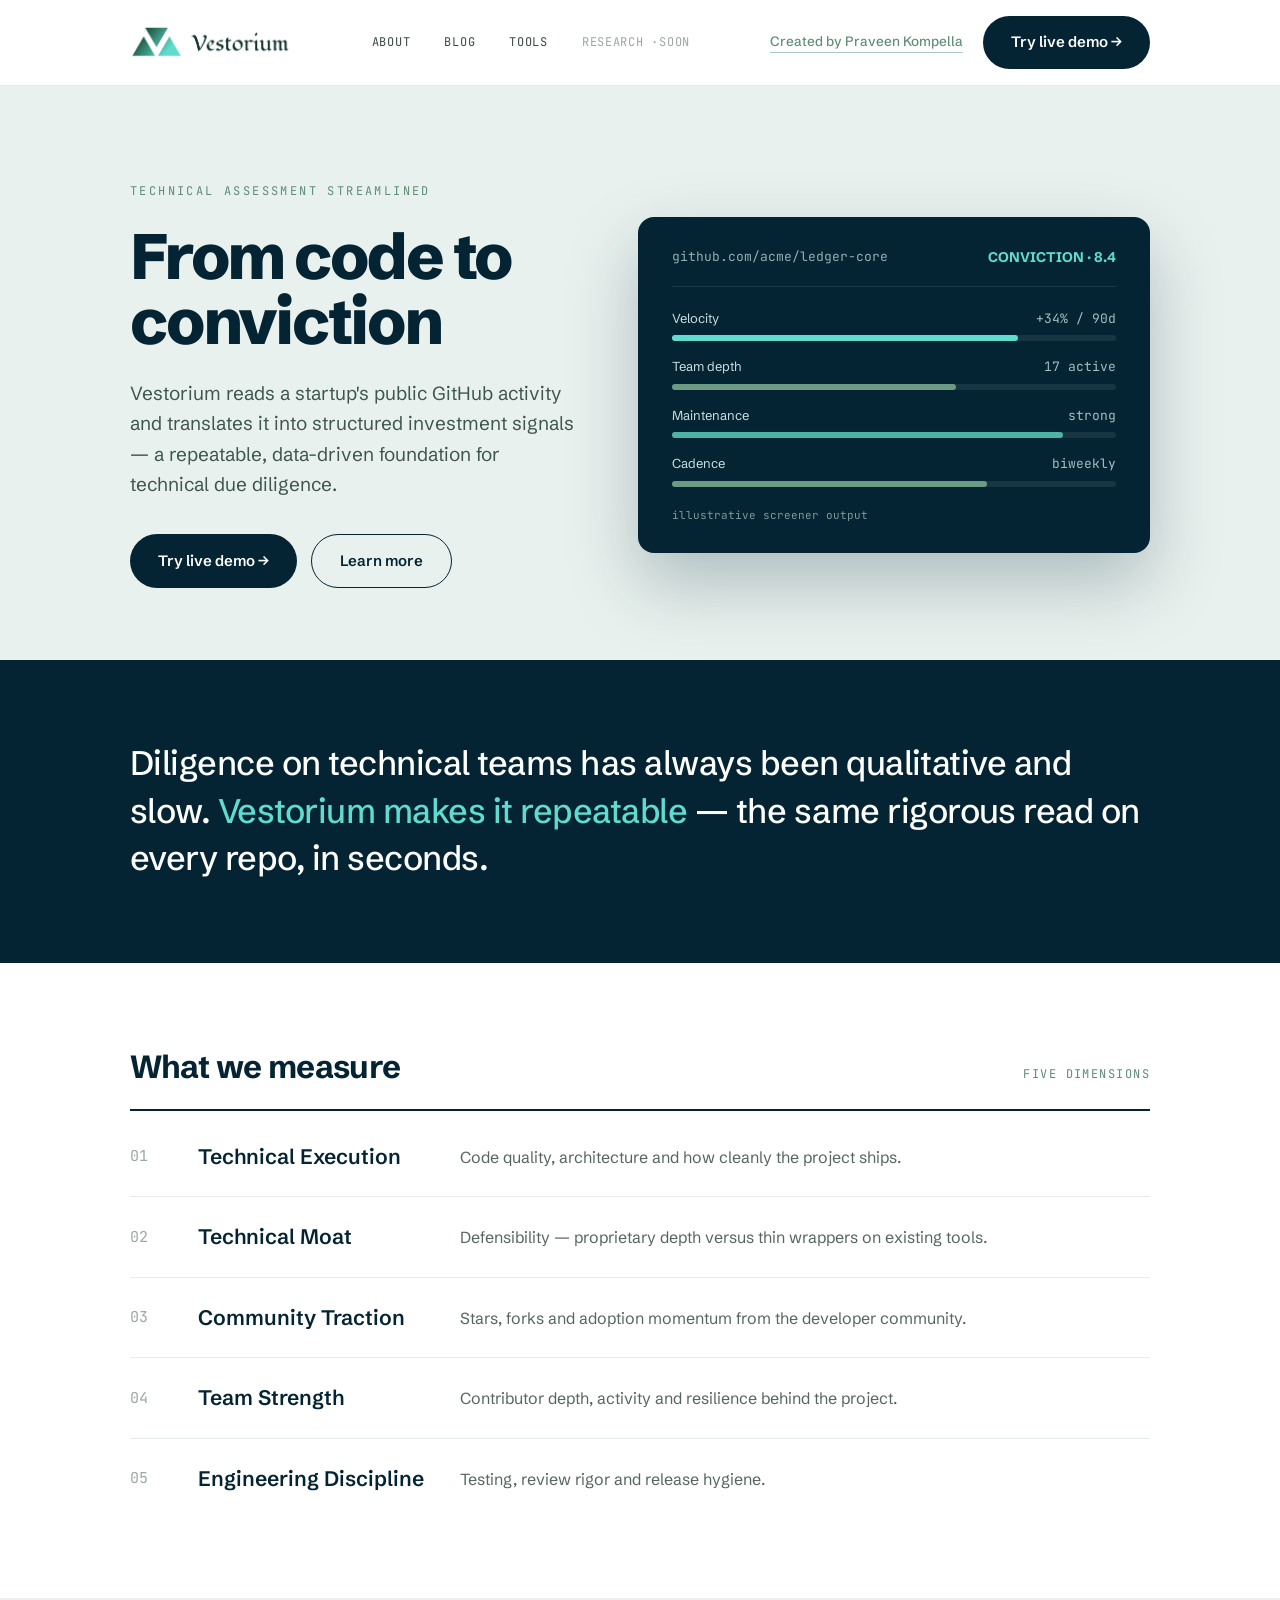
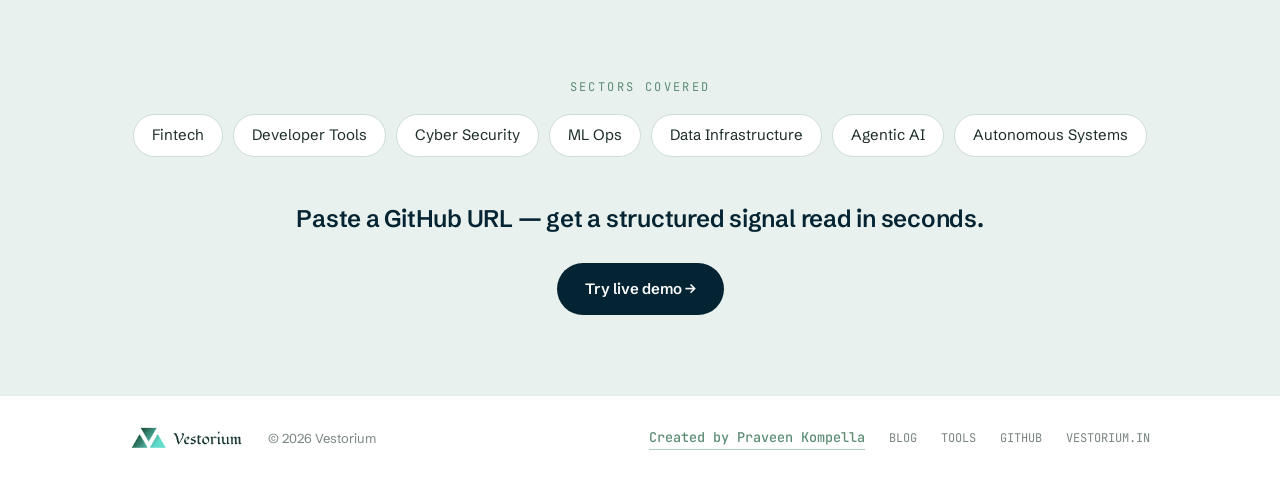
<file: index.html>
<!DOCTYPE html>
<html lang="en">
<head>
<meta charset="utf-8">
<meta name="viewport" content="width=device-width, initial-scale=1">
<title>Vestorium — From code to conviction</title>
<meta name="description" content="Vestorium reads a startup's public GitHub activity and translates it into structured investment signals — a repeatable, data-driven foundation for technical due diligence.">
<link rel="preconnect" href="https://fonts.googleapis.com">
<link rel="preconnect" href="https://fonts.gstatic.com" crossorigin>
<link href="https://fonts.googleapis.com/css2?family=Schibsted+Grotesk:wght@400;500;600;700;800&family=JetBrains+Mono:wght@400;500&display=swap" rel="stylesheet">
<style>
  :root{
    --navy:#042433; --mint:#e8f1ee; --teal:#60dbd0; --sage:#6b9b82;
    --green:#4db3a3; --ink:#042433; --muted:#56655f; --soft:#3f5650;
    --line:#e7ebe9; --mono:'JetBrains Mono',ui-monospace,monospace;
    --sans:'Schibsted Grotesk','Helvetica Neue',Arial,sans-serif;
    --maxw:1100px;
  }
  *{box-sizing:border-box}
  html{scroll-behavior:smooth}
  body{margin:0;font-family:var(--sans);color:var(--navy);background:#fff;-webkit-font-smoothing:antialiased;line-height:1.5}
  a{color:inherit;text-decoration:none}
  img{display:block}
  ::selection{background:var(--teal);color:var(--navy)}
  .wrap{max-width:var(--maxw);margin:0 auto;padding:0 40px}
  .eyebrow{font-family:var(--mono);font-size:12px;letter-spacing:.2em;color:#5e8d76;text-transform:uppercase}
  .btn{display:inline-flex;align-items:center;gap:9px;font-size:15px;font-weight:600;padding:15px 28px;border-radius:99px;white-space:nowrap;transition:transform .15s ease,opacity .15s ease;cursor:pointer}
  .btn:hover{transform:translateY(-1px)}
  .btn-dark{background:var(--navy);color:#fff}
  .btn-teal{background:var(--teal);color:var(--navy);font-weight:700}
  .btn-ghost{background:transparent;border:1px solid var(--navy);color:var(--navy)}
  .credit{font-size:13.5px;font-weight:500;color:#5e8d76;border-bottom:1px solid #aecbc0;padding-bottom:1px;white-space:nowrap}

  /* NAV */
  header.nav{position:sticky;top:0;z-index:30;background:rgba(255,255,255,.85);backdrop-filter:blur(8px);border-bottom:1px solid var(--line)}
  .nav-inner{display:flex;align-items:center;justify-content:space-between;padding:16px 40px;max-width:var(--maxw);margin:0 auto}
  .nav .logo{height:34px;width:auto}
  .nav-links{display:flex;align-items:center;gap:34px;font-family:var(--mono);font-size:12px;letter-spacing:.06em}
  .nav-links a{color:#3a4a44}
  .nav-links .soon{color:#9aa8a3}
  .nav-right{display:flex;align-items:center;gap:20px}
  .nav-toggle{display:none;flex-direction:column;gap:5px;background:none;border:0;cursor:pointer;padding:8px}
  .nav-toggle span{width:22px;height:2px;background:#3a4a44;display:block}

  /* HERO */
  .hero{background:var(--mint);padding:96px 0 72px}
  .hero-grid{display:flex;gap:64px;align-items:center}
  .hero-copy{flex:1}
  .hero h1{font-size:64px;line-height:1.02;font-weight:800;margin:24px 0;letter-spacing:-.035em}
  .hero p{font-size:19px;line-height:1.6;color:var(--soft);margin:0 0 34px;max-width:480px}
  .hero-cta{display:flex;gap:14px;flex-wrap:wrap}
  .card{flex:1;background:var(--navy);border-radius:16px;padding:30px 34px;box-shadow:0 30px 70px rgba(4,36,51,.25)}
  .card-head{display:flex;align-items:center;justify-content:space-between;margin-bottom:22px;padding-bottom:18px;border-bottom:1px solid rgba(255,255,255,.1)}
  .card-repo{font-family:var(--mono);font-size:13px;color:#8fb0b2}
  .card-score{font-size:14px;font-weight:700;color:var(--teal)}
  .bars{display:flex;flex-direction:column;gap:16px}
  .bar-top{display:flex;justify-content:space-between;font-size:13px;color:#cde0e1;margin-bottom:7px}
  .bar-top .v{font-family:var(--mono);color:#9fbfc0}
  .track{height:6px;border-radius:99px;background:rgba(255,255,255,.08)}
  .fill{height:6px;border-radius:99px}
  .card-foot{font-family:var(--mono);font-size:11px;color:#7d9a9b;margin-top:20px}

  /* STATEMENT */
  .statement{background:var(--navy);padding:80px 0}
  .statement p{font-size:34px;line-height:1.4;font-weight:500;color:#fff;margin:0;letter-spacing:-.015em}
  .statement .hl{color:var(--teal)}

  /* MEASURE */
  .measure{background:#fff;padding:80px 0}
  .measure-head{display:flex;align-items:baseline;justify-content:space-between;border-bottom:2px solid var(--navy);padding-bottom:18px;margin-bottom:6px}
  .measure-head h2{font-size:32px;font-weight:700;margin:0;letter-spacing:-.02em}
  .measure-head .tag{font-family:var(--mono);font-size:12px;letter-spacing:.12em;color:#5e8d76}
  .row{display:flex;align-items:center;gap:32px;padding:24px 0;border-bottom:1px solid var(--line)}
  .row:last-child{border-bottom:0}
  .row .num{font-family:var(--mono);font-size:15px;color:#9aa8a3;width:36px;flex:none}
  .row .name{font-size:21px;font-weight:600;width:230px;flex:none}
  .row .desc{font-size:16px;color:var(--muted)}

  /* CTA */
  .cta{background:var(--mint);padding:80px 0;text-align:center}
  .chips{display:flex;flex-wrap:wrap;gap:10px;justify-content:center;margin:18px 0 44px}
  .chip{font-size:15px;color:#1c2c28;background:#fff;border:1px solid #cddcd6;border-radius:99px;padding:9px 18px}
  .cta .lead{font-size:24px;font-weight:600;margin:0 0 26px;letter-spacing:-.01em}

  /* FOOTER */
  footer{background:#fff;padding:30px 0;border-top:1px solid var(--line)}
  .foot-inner{display:flex;align-items:center;justify-content:space-between;flex-wrap:wrap;gap:16px;max-width:var(--maxw);margin:0 auto;padding:0 40px}
  .foot-left{display:flex;align-items:center;gap:24px}
  .foot-left img{height:24px;width:auto}
  .foot-left span{font-size:13px;color:#7a8580}
  .foot-right{display:flex;gap:24px;align-items:center;font-family:var(--mono);font-size:12px;color:#7a8580}

  /* RESPONSIVE */
  @media (max-width:860px){
    .wrap,.nav-inner,.foot-inner{padding-left:22px;padding-right:22px}
    .nav-links{display:none}
    .nav-right .credit{display:none}
    .nav-toggle{display:flex}
    .hero{padding:48px 0 44px}
    .hero-grid{flex-direction:column;gap:32px;align-items:stretch}
    .hero h1{font-size:44px;margin:16px 0}
    .hero p{font-size:16px;max-width:none}
    .hero-cta .btn{flex:1;justify-content:center}
    .card{padding:22px}
    .statement{padding:48px 0}
    .statement p{font-size:23px}
    .measure{padding:48px 0}
    .measure-head h2{font-size:24px}
    .row{flex-wrap:wrap;gap:6px 16px;padding:18px 0}
    .row .name{font-size:18px;width:auto;flex:1 0 auto}
    .row .desc{font-size:14px;flex:1 1 100%;padding-left:52px}
    .cta{padding:52px 0}
    .cta .lead{font-size:19px}
    .chip{font-size:13px;padding:7px 14px}
    .foot-inner{flex-direction:column;align-items:flex-start;gap:18px}
  }
  @media (max-width:420px){
    .hero h1{font-size:38px}
  }
</style>
</head>
<body>

  <!-- NAV -->
  <header class="nav">
    <div class="nav-inner">
      <a href="/" aria-label="Vestorium home"><img class="logo" src="[data-uri]" alt="Vestorium"></a>
      <nav class="nav-links">
        <a href="#about">ABOUT</a>
        <a href="https://vestorium.substack.com/">BLOG</a>
        <a href="/tools/">TOOLS</a>
        <span class="soon">RESEARCH ·SOON</span>
      </nav>
      <div class="nav-right">
        <!-- TODO: point to portfolio page when live -->
        <a class="credit" href="/portfolio/">Created by Praveen Kompella</a>
        <a class="btn btn-dark" href="/app">Try live demo →</a>
        <button class="nav-toggle" aria-label="Menu"><span></span><span></span></button>
      </div>
    </div>
  </header>

  <!-- HERO -->
  <section class="hero">
    <div class="wrap hero-grid">
      <div class="hero-copy">
        <div class="eyebrow">Technical Assessment Streamlined</div>
        <h1>From code to conviction</h1>
        <p>Vestorium reads a startup's public GitHub activity and translates it into structured investment signals — a repeatable, data-driven foundation for technical due diligence.</p>
        <div class="hero-cta">
          <a class="btn btn-dark" href="/app">Try live demo →</a>
          <a class="btn btn-ghost" href="#about">Learn more</a>
        </div>
      </div>
      <div class="card">
        <div class="card-head">
          <span class="card-repo">github.com/acme/ledger-core</span>
          <span class="card-score">CONVICTION · 8.4</span>
        </div>
        <div class="bars">
          <div><div class="bar-top"><span>Velocity</span><span class="v">+34% / 90d</span></div><div class="track"><div class="fill" style="width:78%;background:var(--teal)"></div></div></div>
          <div><div class="bar-top"><span>Team depth</span><span class="v">17 active</span></div><div class="track"><div class="fill" style="width:64%;background:var(--sage)"></div></div></div>
          <div><div class="bar-top"><span>Maintenance</span><span class="v">strong</span></div><div class="track"><div class="fill" style="width:88%;background:var(--green)"></div></div></div>
          <div><div class="bar-top"><span>Cadence</span><span class="v">biweekly</span></div><div class="track"><div class="fill" style="width:71%;background:var(--sage)"></div></div></div>
        </div>
        <div class="card-foot">illustrative screener output</div>
      </div>
    </div>
  </section>

  <!-- STATEMENT -->
  <section class="statement" id="about">
    <div class="wrap">
      <p>Diligence on technical teams has always been qualitative and slow. <span class="hl">Vestorium makes it repeatable</span> — the same rigorous read on every repo, in seconds.</p>
    </div>
  </section>

  <!-- WHAT WE MEASURE -->
  <section class="measure">
    <div class="wrap">
      <div class="measure-head">
        <h2>What we measure</h2>
        <span class="tag">FIVE DIMENSIONS</span>
      </div>
      <div class="row"><span class="num">01</span><span class="name">Technical Execution</span><span class="desc">Code quality, architecture and how cleanly the project ships.</span></div>
      <div class="row"><span class="num">02</span><span class="name">Technical Moat</span><span class="desc">Defensibility — proprietary depth versus thin wrappers on existing tools.</span></div>
      <div class="row"><span class="num">03</span><span class="name">Community Traction</span><span class="desc">Stars, forks and adoption momentum from the developer community.</span></div>
      <div class="row"><span class="num">04</span><span class="name">Team Strength</span><span class="desc">Contributor depth, activity and resilience behind the project.</span></div>
      <div class="row"><span class="num">05</span><span class="name">Engineering Discipline</span><span class="desc">Testing, review rigor and release hygiene.</span></div>
    </div>
  </section>

  <!-- CTA -->
  <section class="cta">
    <div class="wrap">
      <div class="eyebrow">Sectors covered</div>
      <div class="chips">
        <span class="chip">Fintech</span>
        <span class="chip">Developer Tools</span>
        <span class="chip">Cyber Security</span>
        <span class="chip">ML Ops</span>
        <span class="chip">Data Infrastructure</span>
        <span class="chip">Agentic AI</span>
        <span class="chip">Autonomous Systems</span>
      </div>
      <p class="lead">Paste a GitHub URL — get a structured signal read in seconds.</p>
      <a class="btn btn-dark" href="/app">Try live demo →</a>
    </div>
  </section>

  <!-- FOOTER -->
  <footer>
    <div class="foot-inner">
      <div class="foot-left">
        <img src="[data-uri]" alt="Vestorium">
        <span>© 2026 Vestorium</span>
      </div>
      <div class="foot-right">
        <!-- TODO: point to portfolio page when live -->
        <a class="credit" href="/portfolio/">Created by Praveen Kompella</a>
        <a href="https://vestorium.substack.com/">BLOG</a>
        <a href="/tools/">TOOLS</a>
        <a href="https://github.com/vestorium/vestorium">GITHUB</a>
        <span>VESTORIUM.IN</span>
      </div>
    </div>
  </footer>

  <script>
    // Minimal mobile menu: reveal nav links + credit inline
    document.querySelector('.nav-toggle').addEventListener('click', function(){
      var links = document.querySelector('.nav-links');
      var open = links.style.display === 'flex';
      links.style.display = open ? '' : 'flex';
      links.style.flexDirection = 'column';
      links.style.position = 'absolute';
      links.style.top = '64px';
      links.style.right = '22px';
      links.style.gap = '16px';
      links.style.background = '#fff';
      links.style.padding = open ? '' : '16px 20px';
      links.style.border = open ? '' : '1px solid var(--line)';
      links.style.borderRadius = '12px';
      links.style.boxShadow = open ? '' : '0 12px 30px rgba(0,0,0,.1)';
    });
  </script>

</body>
</html>
</file>
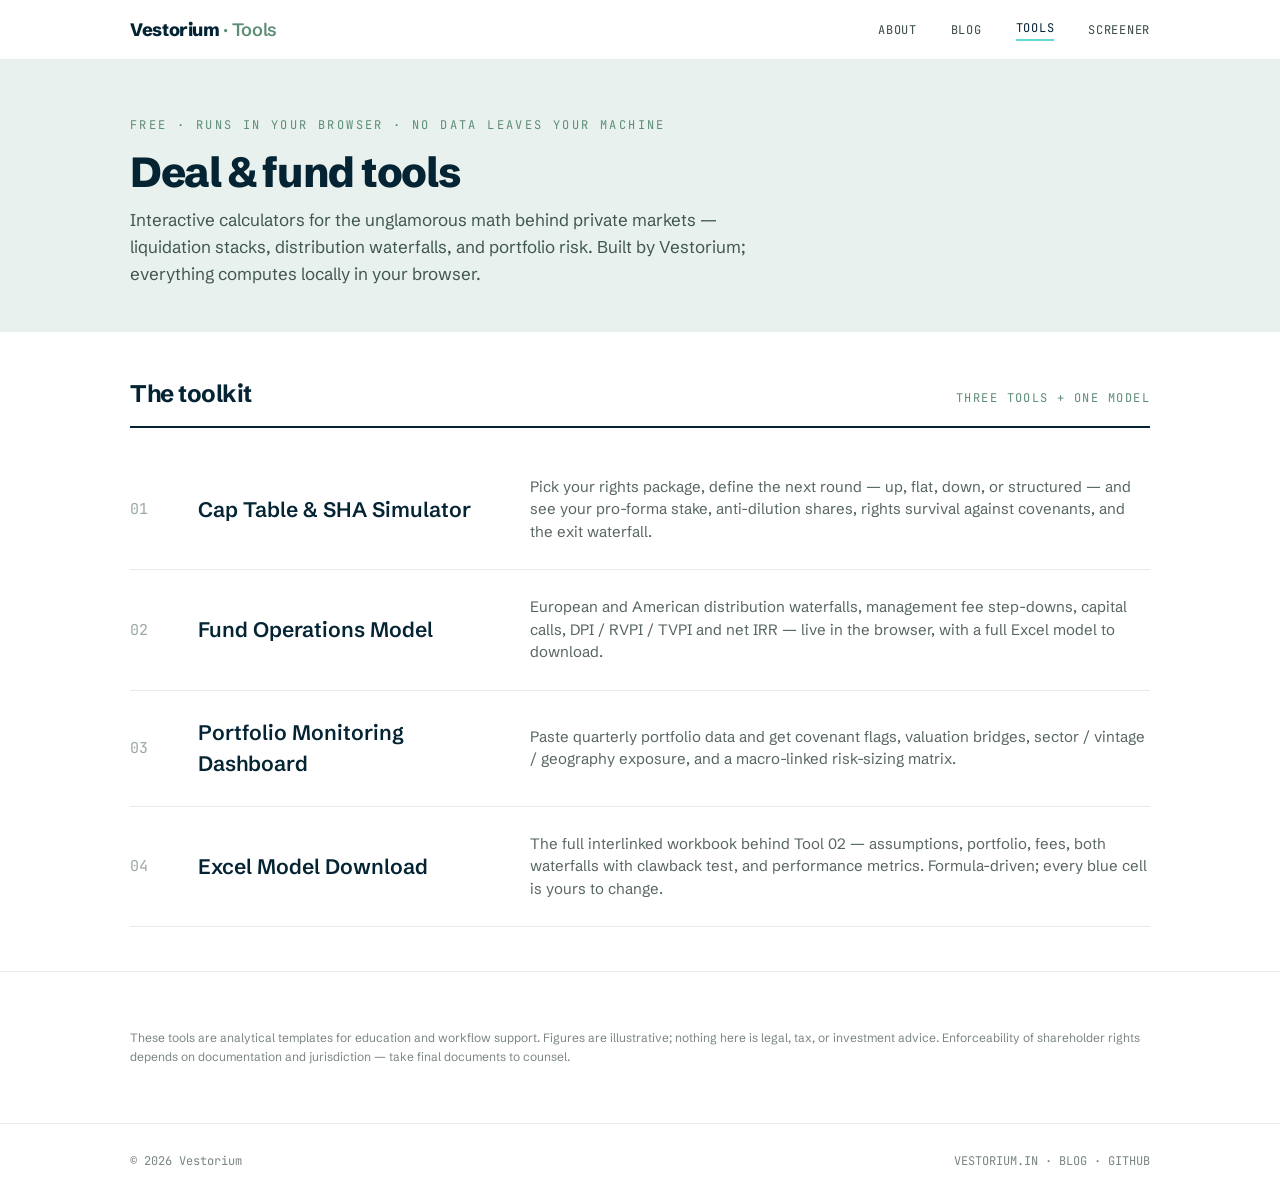
<file: tools/index.html>
<!DOCTYPE html>
<html lang="en">
<head>
<meta charset="utf-8">
<meta name="viewport" content="width=device-width, initial-scale=1">
<title>Tools — Vestorium</title>
<meta name="description" content="Free interactive PE/VC tools by Vestorium: cap table & SHA scenario simulator, fund operations model, and portfolio monitoring dashboard.">
<link rel="preconnect" href="https://fonts.googleapis.com">
<link rel="preconnect" href="https://fonts.gstatic.com" crossorigin>
<link href="https://fonts.googleapis.com/css2?family=Schibsted+Grotesk:wght@400;500;600;700;800&family=JetBrains+Mono:wght@400;500&display=swap" rel="stylesheet">
<link rel="stylesheet" href="tools.css">
</head>
<body>

<header class="nav">
  <div class="nav-inner">
    <a class="brand" href="/">Vestorium<span> · Tools</span></a>
    <nav class="nav-links">
      <a href="/#about">ABOUT</a>
      <a href="https://vestorium.substack.com/">BLOG</a>
      <a href="/tools/" class="active">TOOLS</a>
      <a href="/app">SCREENER</a>
    </nav>
  </div>
</header>

<section class="tool-hero">
  <div class="wrap">
    <div class="eyebrow">Free · Runs in your browser · No data leaves your machine</div>
    <h1>Deal &amp; fund tools</h1>
    <p>Interactive calculators for the unglamorous math behind private markets — liquidation stacks, distribution waterfalls, and portfolio risk. Built by Vestorium; everything computes locally in your browser.</p>
  </div>
</section>

<section class="block">
  <div class="wrap">
    <div class="block-head"><h2>The toolkit</h2><span class="tag">THREE TOOLS + ONE MODEL</span></div>

    <a class="rowlink" href="captable-simulator.html">
      <span class="num">01</span>
      <span class="name">Cap Table &amp; SHA Simulator</span>
      <span class="desc">Pick your rights package, define the next round — up, flat, down, or structured — and see your pro-forma stake, anti-dilution shares, rights survival against covenants, and the exit waterfall.</span>
    </a>

    <a class="rowlink" href="fund-model.html">
      <span class="num">02</span>
      <span class="name">Fund Operations Model</span>
      <span class="desc">European and American distribution waterfalls, management fee step-downs, capital calls, DPI / RVPI / TVPI and net IRR — live in the browser, with a full Excel model to download.</span>
    </a>

    <a class="rowlink" href="portfolio-dashboard.html">
      <span class="num">03</span>
      <span class="name">Portfolio Monitoring Dashboard</span>
      <span class="desc">Paste quarterly portfolio data and get covenant flags, valuation bridges, sector / vintage / geography exposure, and a macro-linked risk-sizing matrix.</span>
    </a>

    <a class="rowlink" href="Fund_Operations_Model_Suite.xlsx" download>
      <span class="num">04</span>
      <span class="name">Excel Model Download</span>
      <span class="desc">The full interlinked workbook behind Tool 02 — assumptions, portfolio, fees, both waterfalls with clawback test, and performance metrics. Formula-driven; every blue cell is yours to change.</span>
    </a>
  </div>
</section>

<section class="block" style="border-bottom:0">
  <div class="wrap">
    <p class="disclaimer">These tools are analytical templates for education and workflow support. Figures are illustrative; nothing here is legal, tax, or investment advice. Enforceability of shareholder rights depends on documentation and jurisdiction — take final documents to counsel.</p>
  </div>
</section>

<footer class="tools-foot">
  <div class="foot-inner">
    <span>© 2026 Vestorium</span>
    <span><a href="/">VESTORIUM.IN</a> · <a href="https://vestorium.substack.com/">BLOG</a> · <a href="https://github.com/vestorium/vestorium">GITHUB</a></span>
  </div>
</footer>

</body>
</html>
</file>
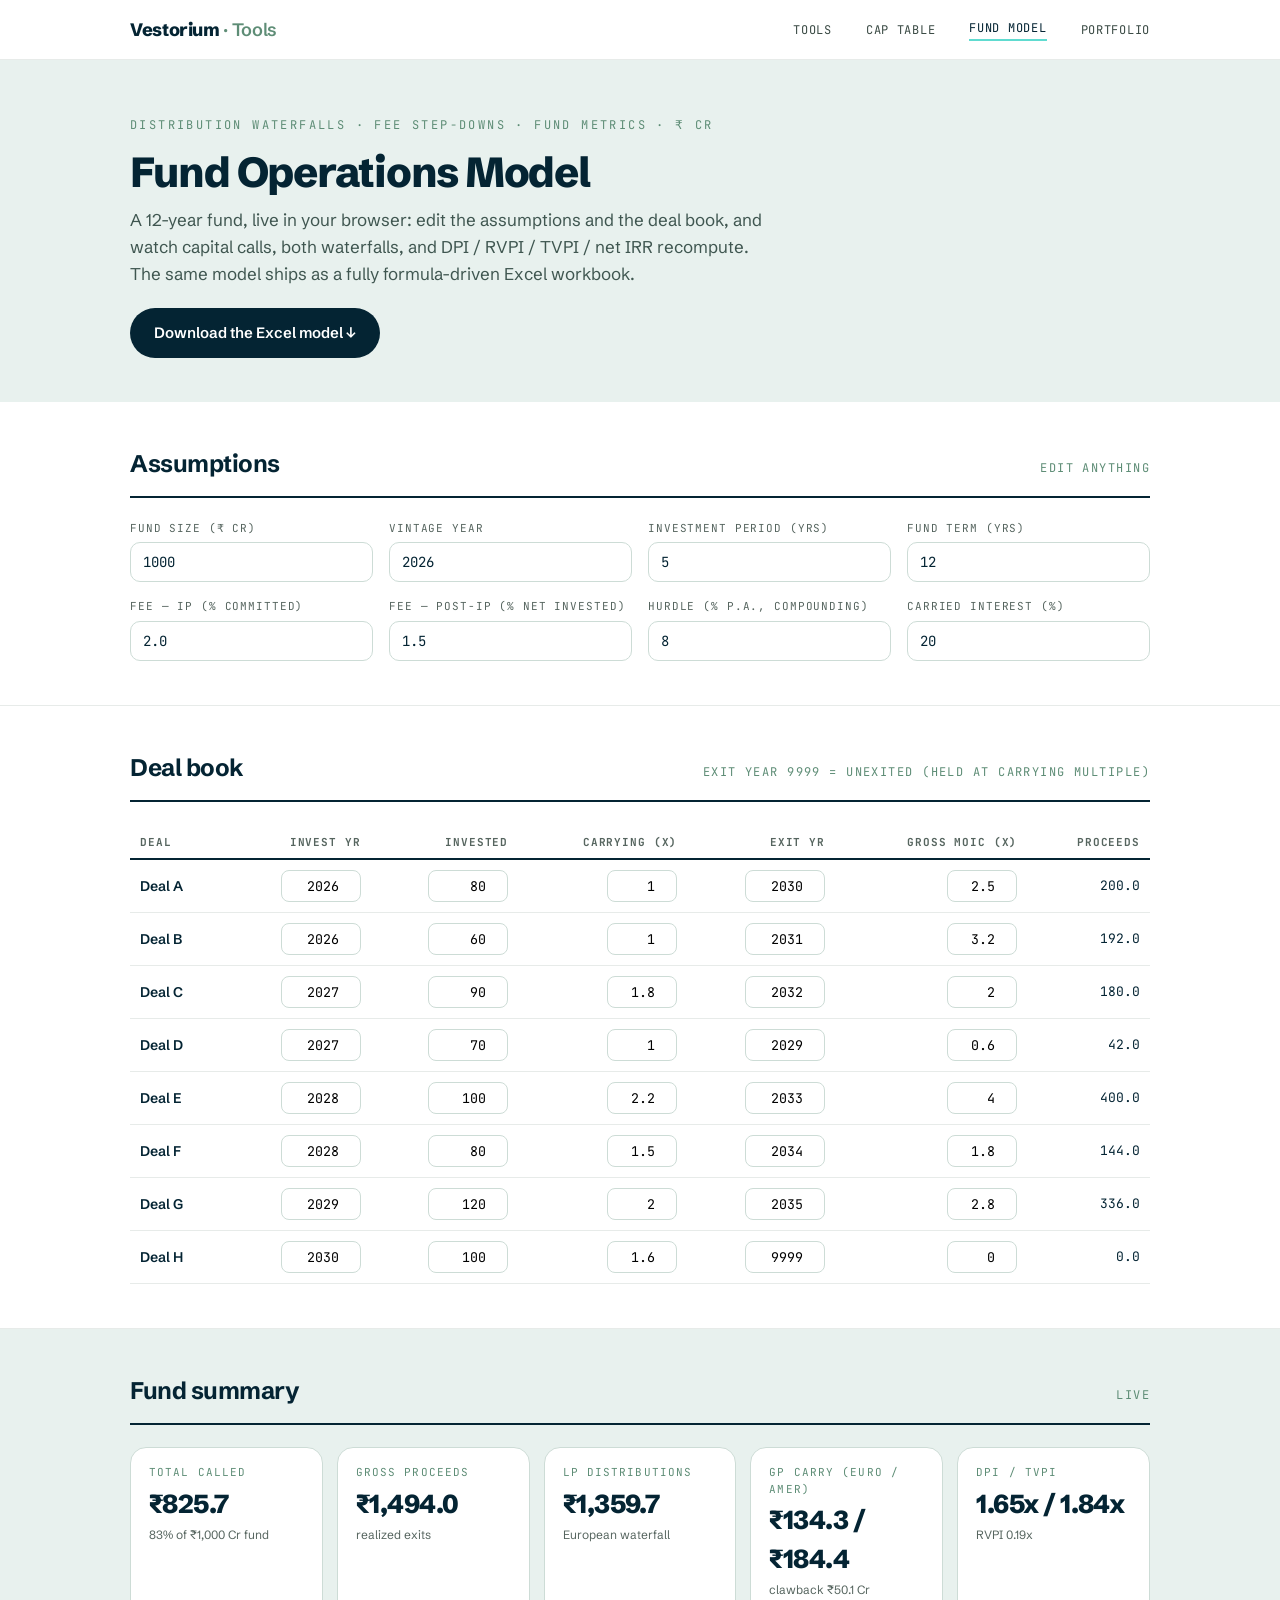
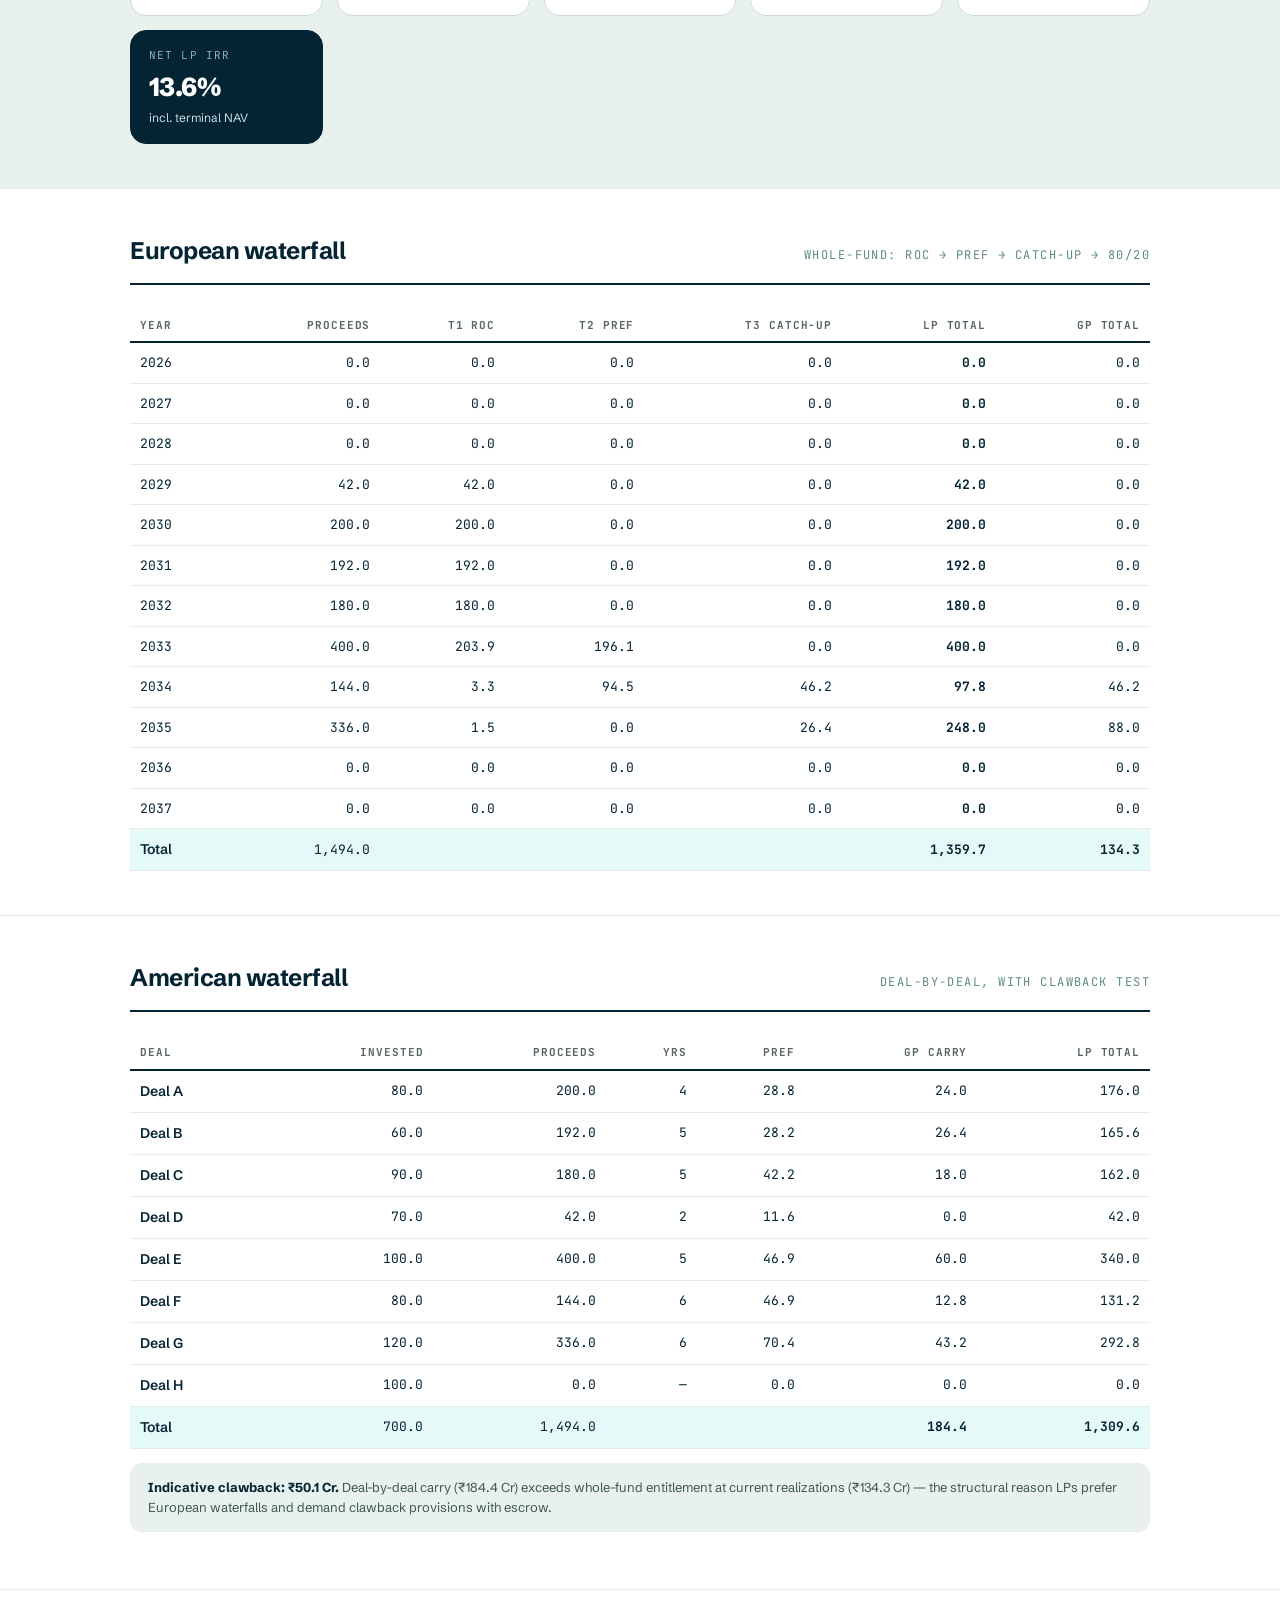
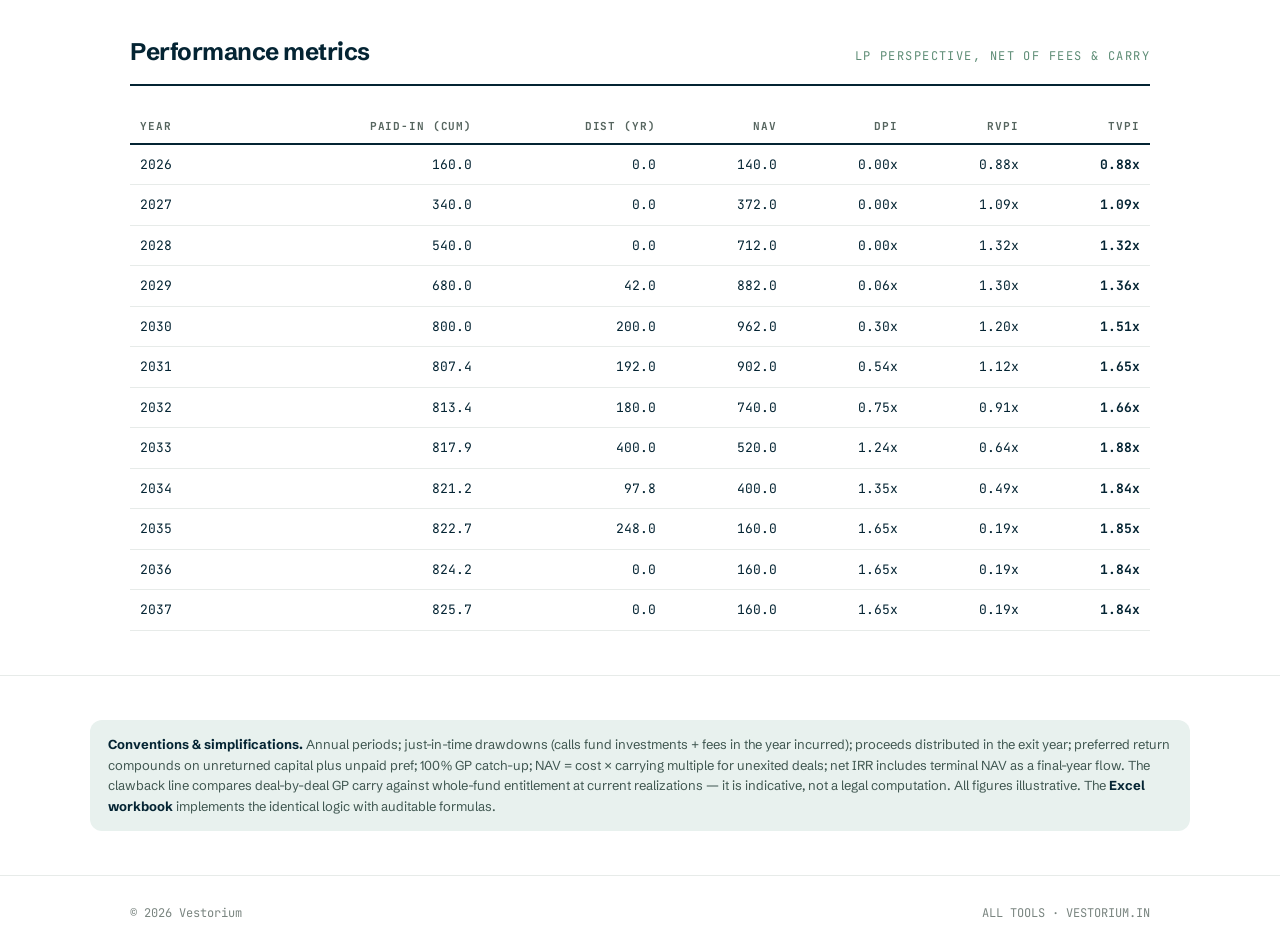
<file: tools/fund-model.html>
<!DOCTYPE html>
<html lang="en">
<head>
<meta charset="utf-8">
<meta name="viewport" content="width=device-width, initial-scale=1">
<title>Fund Operations Model — Vestorium Tools</title>
<meta name="description" content="Live PE/VC fund model: European and American distribution waterfalls, fee step-downs, capital calls, DPI/RVPI/TVPI and net IRR. Excel download included.">
<link rel="preconnect" href="https://fonts.googleapis.com">
<link rel="preconnect" href="https://fonts.gstatic.com" crossorigin>
<link href="https://fonts.googleapis.com/css2?family=Schibsted+Grotesk:wght@400;500;600;700;800&family=JetBrains+Mono:wght@400;500&display=swap" rel="stylesheet">
<link rel="stylesheet" href="tools.css">
</head>
<body>

<header class="nav">
  <div class="nav-inner">
    <a class="brand" href="/">Vestorium<span> · Tools</span></a>
    <nav class="nav-links">
      <a href="/tools/">TOOLS</a>
      <a href="captable-simulator.html">CAP TABLE</a>
      <a href="fund-model.html" class="active">FUND MODEL</a>
      <a href="portfolio-dashboard.html">PORTFOLIO</a>
    </nav>
  </div>
</header>

<section class="tool-hero">
  <div class="wrap">
    <div class="eyebrow">Distribution waterfalls · Fee step-downs · Fund metrics · ₹ Cr</div>
    <h1>Fund Operations Model</h1>
    <p>A 12-year fund, live in your browser: edit the assumptions and the deal book, and watch capital calls, both waterfalls, and DPI / RVPI / TVPI / net IRR recompute. The same model ships as a fully formula-driven Excel workbook.</p>
    <p style="margin-top:20px"><a class="btn btn-dark" href="Fund_Operations_Model_Suite.xlsx" download>Download the Excel model ↓</a></p>
  </div>
</section>

<section class="block">
  <div class="wrap">
    <div class="block-head"><h2>Assumptions</h2><span class="tag">EDIT ANYTHING</span></div>
    <div class="grid g4">
      <label class="f">Fund size (₹ Cr)<input type="number" id="fundSize" value="1000" step="50"></label>
      <label class="f">Vintage year<input type="number" id="vintage" value="2026" step="1"></label>
      <label class="f">Investment period (yrs)<input type="number" id="ip" value="5" step="1"></label>
      <label class="f">Fund term (yrs)<input type="number" id="term" value="12" step="1" disabled></label>
      <label class="f">Fee — IP (% committed)<input type="number" id="fee1" value="2.0" step="0.1"></label>
      <label class="f">Fee — post-IP (% net invested)<input type="number" id="fee2" value="1.5" step="0.1"></label>
      <label class="f">Hurdle (% p.a., compounding)<input type="number" id="hurdle" value="8" step="0.5"></label>
      <label class="f">Carried interest (%)<input type="number" id="carry" value="20" step="1"></label>
    </div>
  </div>
</section>

<section class="block">
  <div class="wrap">
    <div class="block-head"><h2>Deal book</h2><span class="tag">EXIT YEAR 9999 = UNEXITED (HELD AT CARRYING MULTIPLE)</span></div>
    <div style="overflow-x:auto"><table class="t" id="dealTable"><thead><tr>
      <th>Deal</th><th class="r">Invest yr</th><th class="r">Invested</th><th class="r">Carrying (x)</th><th class="r">Exit yr</th><th class="r">Gross MOIC (x)</th><th class="r">Proceeds</th>
    </tr></thead><tbody></tbody></table></div>
  </div>
</section>

<section class="block" style="background:var(--mint)">
  <div class="wrap">
    <div class="block-head"><h2>Fund summary</h2><span class="tag">LIVE</span></div>
    <div class="stats" id="statStrip"></div>
  </div>
</section>

<section class="block">
  <div class="wrap">
    <div class="block-head"><h2>European waterfall</h2><span class="tag">WHOLE-FUND: ROC → PREF → CATCH-UP → 80/20</span></div>
    <div style="overflow-x:auto"><table class="t" id="euroTable"></table></div>
  </div>
</section>

<section class="block">
  <div class="wrap">
    <div class="block-head"><h2>American waterfall</h2><span class="tag">DEAL-BY-DEAL, WITH CLAWBACK TEST</span></div>
    <div style="overflow-x:auto"><table class="t" id="amTable"></table></div>
    <p class="note" id="clawNote" style="margin-top:14px"></p>
  </div>
</section>

<section class="block">
  <div class="wrap">
    <div class="block-head"><h2>Performance metrics</h2><span class="tag">LP PERSPECTIVE, NET OF FEES &amp; CARRY</span></div>
    <div style="overflow-x:auto"><table class="t" id="metricsTable"></table></div>
  </div>
</section>

<section class="block" style="border-bottom:0">
  <div class="wrap note">
    <b>Conventions &amp; simplifications.</b> Annual periods; just-in-time drawdowns (calls fund investments + fees in the year incurred); proceeds distributed in the exit year; preferred return compounds on unreturned capital plus unpaid pref; 100% GP catch-up; NAV = cost × carrying multiple for unexited deals; net IRR includes terminal NAV as a final-year flow. The clawback line compares deal-by-deal GP carry against whole-fund entitlement at current realizations — it is indicative, not a legal computation. All figures illustrative. The <a href="Fund_Operations_Model_Suite.xlsx" download><b>Excel workbook</b></a> implements the identical logic with auditable formulas.
  </div>
</section>

<footer class="tools-foot">
  <div class="foot-inner">
    <span>© 2026 Vestorium</span>
    <span><a href="/tools/">ALL TOOLS</a> · <a href="/">VESTORIUM.IN</a></span>
  </div>
</footer>

<script>
const $=id=>document.getElementById(id);
const fmt=(n,d=1)=>(n==null||isNaN(n))?"—":Number(n).toLocaleString("en-IN",{maximumFractionDigits:d,minimumFractionDigits:d});
const YEARS = 12;

let deals = [
  {name:"Deal A", iy:2026, inv:80,  cm:1.0, ey:2030, moic:2.5},
  {name:"Deal B", iy:2026, inv:60,  cm:1.0, ey:2031, moic:3.2},
  {name:"Deal C", iy:2027, inv:90,  cm:1.8, ey:2032, moic:2.0},
  {name:"Deal D", iy:2027, inv:70,  cm:1.0, ey:2029, moic:0.6},
  {name:"Deal E", iy:2028, inv:100, cm:2.2, ey:2033, moic:4.0},
  {name:"Deal F", iy:2028, inv:80,  cm:1.5, ey:2034, moic:1.8},
  {name:"Deal G", iy:2029, inv:120, cm:2.0, ey:2035, moic:2.8},
  {name:"Deal H", iy:2030, inv:100, cm:1.6, ey:9999, moic:0},
];

function renderDeals(){
  const tb = $("dealTable").querySelector("tbody");
  tb.innerHTML = deals.map((d,i)=>`<tr>
    <td class="n">${d.name}</td>
    <td class="r"><input data-i="${i}" data-k="iy" type="number" value="${d.iy}" style="width:80px;text-align:right;font-family:var(--mono);border:1px solid #cddcd6;border-radius:8px;padding:6px"></td>
    <td class="r"><input data-i="${i}" data-k="inv" type="number" value="${d.inv}" style="width:80px;text-align:right;font-family:var(--mono);border:1px solid #cddcd6;border-radius:8px;padding:6px"></td>
    <td class="r"><input data-i="${i}" data-k="cm" type="number" step="0.1" value="${d.cm}" style="width:70px;text-align:right;font-family:var(--mono);border:1px solid #cddcd6;border-radius:8px;padding:6px"></td>
    <td class="r"><input data-i="${i}" data-k="ey" type="number" value="${d.ey}" style="width:80px;text-align:right;font-family:var(--mono);border:1px solid #cddcd6;border-radius:8px;padding:6px"></td>
    <td class="r"><input data-i="${i}" data-k="moic" type="number" step="0.1" value="${d.moic}" style="width:70px;text-align:right;font-family:var(--mono);border:1px solid #cddcd6;border-radius:8px;padding:6px"></td>
    <td class="r" id="proc${i}"></td></tr>`).join("");
  tb.querySelectorAll("input").forEach(inp=>inp.addEventListener("input",e=>{
    deals[+e.target.dataset.i][e.target.dataset.k] = +e.target.value; compute();
  }));
}

function irr(flows){
  // bisection on annual flows
  const npv = r => flows.reduce((s,f,t)=>s+f/Math.pow(1+r,t),0);
  let lo=-0.95, hi=3; if(npv(lo)*npv(hi)>0) return NaN;
  for(let i=0;i<200;i++){ const m=(lo+hi)/2; (npv(lo)*npv(m)<=0)?hi=m:lo=m; }
  return (lo+hi)/2;
}

function compute(){
  const FS=+$("fundSize").value, VIN=+$("vintage").value, IP=+$("ip").value;
  const F1=+$("fee1").value/100, F2=+$("fee2").value/100, H=+$("hurdle").value/100, C=+$("carry").value/100;
  const yrs = Array.from({length:YEARS},(_,i)=>VIN+i);

  deals.forEach((d,i)=>{ d.proc = d.ey>=9999 ? 0 : d.inv*d.moic; const el=$("proc"+i); if(el) el.textContent = fmt(d.proc); });

  // fees & calls
  const invByYr = yrs.map(y=>deals.filter(d=>d.iy===y).reduce((s,d)=>s+d.inv,0));
  const cumInv = [], cumExitCost = [], netInv = [], feeBasis=[], fees=[], calls=[], cumCalls=[];
  let ci=0, ce=0, cc=0;
  yrs.forEach((y,t)=>{
    ci += invByYr[t];
    ce += deals.filter(d=>d.ey===y).reduce((s,d)=>s+d.inv,0);
    cumInv.push(ci); cumExitCost.push(ce); netInv.push(ci-ce);
    const inIP = (y-VIN+1)<=IP;
    feeBasis.push(inIP?FS:netInv[t]); fees.push(feeBasis[t]*(inIP?F1:F2));
    calls.push(invByYr[t]+fees[t]); cc+=calls[t]; cumCalls.push(cc);
  });

  // European waterfall
  const proceeds = yrs.map(y=>deals.filter(d=>d.ey===y).reduce((s,d)=>s+d.proc,0));
  let cumROC=0, unpaidPref=0, cumPref=0, cumCU=0;
  const eu = yrs.map((y,t)=>{
    const cash=proceeds[t], contrib=cumCalls[t];
    const roc = Math.min(cash, contrib-cumROC);
    const after1 = cash-roc;
    const unretBOY = t===0?0:(cumCalls[t-1]-cumROC); // BOY = end of prior year state (cumROC pre-update this yr)
    const prefAcc = H*(unretBOY+unpaidPref);
    const prefPaid = Math.min(after1, unpaidPref+prefAcc);
    const after2 = after1-prefPaid;
    cumROC+=roc; unpaidPref = unpaidPref+prefAcc-prefPaid; cumPref+=prefPaid;
    const cuTarget = C/(1-C)*cumPref;
    const cu = Math.min(after2, Math.max(0,cuTarget-cumCU));
    cumCU+=cu;
    const after3 = after2-cu;
    const lp4 = after3*(1-C), gp4 = after3*C;
    return {y, cash, roc, prefAcc, prefPaid, cu, lp:roc+prefPaid+lp4, gp:cu+gp4};
  });
  const totLP = eu.reduce((s,r)=>s+r.lp,0), totGPeu = eu.reduce((s,r)=>s+r.gp,0);

  // American waterfall
  const am = deals.map(d=>{
    if(d.ey>=9999) return {...d, yrsHeld:0, pref:0, t1:0, t2:0, t3:0, t4:0, lp:0, gp:0};
    const n=d.ey-d.iy, pref=d.inv*(Math.pow(1+H,n)-1);
    const t1=Math.min(d.proc,d.inv), r1=d.proc-t1;
    const t2=Math.min(r1,pref), r2=r1-t2;
    const t3=Math.min(r2, C/(1-C)*t2), t4=r2-t3;
    return {...d, yrsHeld:n, pref, t1, t2, t3, t4, lp:t1+t2+t4*(1-C), gp:t3+t4*C};
  });
  const totGPam = am.reduce((s,r)=>s+r.gp,0);
  const clawback = Math.max(0, totGPam-totGPeu);

  // metrics
  let cumDist=0;
  const met = yrs.map((y,t)=>{
    cumDist += eu[t].lp;
    const nav = deals.filter(d=>d.iy<=y && d.ey>y).reduce((s,d)=>s+d.inv*d.cm,0);
    const dpi = cumCalls[t]?cumDist/cumCalls[t]:0, rvpi = cumCalls[t]?nav/cumCalls[t]:0;
    return {y, paidIn:cumCalls[t], dist:eu[t].lp, cumDist, nav, dpi, rvpi, tvpi:dpi+rvpi,
      cf: -calls[t]+eu[t].lp+(t===YEARS-1?nav:0)};
  });
  const netIRR = irr(met.map(m=>m.cf));

  // render summary
  const finalM = met[YEARS-1];
  $("statStrip").innerHTML = [
    ["Total called", "₹"+fmt(cumCalls[YEARS-1]), `${fmt(cumCalls[YEARS-1]/FS*100,0)}% of ₹${fmt(FS,0)} Cr fund`],
    ["Gross proceeds", "₹"+fmt(deals.reduce((s,d)=>s+d.proc,0)), "realized exits"],
    ["LP distributions", "₹"+fmt(totLP), "European waterfall"],
    ["GP carry (Euro / Amer)", `₹${fmt(totGPeu)} / ₹${fmt(totGPam)}`, clawback>0?`clawback ₹${fmt(clawback)} Cr`:"no clawback"],
    ["DPI / TVPI", `${fmt(finalM.dpi,2)}x / ${fmt(finalM.tvpi,2)}x`, `RVPI ${fmt(finalM.rvpi,2)}x`],
    ["Net LP IRR", isNaN(netIRR)?"n/a":fmt(netIRR*100,1)+"%", "incl. terminal NAV"],
  ].map(([k,v,s],i)=>`<div class="stat ${i===5?'alert':''}"><div class="k">${k}</div><div class="v">${v}</div><div class="s">${s}</div></div>`).join("");

  // euro table
  $("euroTable").innerHTML = `<thead><tr><th>Year</th><th class="r">Proceeds</th><th class="r">T1 ROC</th><th class="r">T2 Pref</th><th class="r">T3 Catch-up</th><th class="r">LP total</th><th class="r">GP total</th></tr></thead><tbody>` +
    eu.map(r=>`<tr><td>${r.y}</td><td class="r">${fmt(r.cash)}</td><td class="r">${fmt(r.roc)}</td><td class="r">${fmt(r.prefPaid)}</td><td class="r">${fmt(r.cu)}</td><td class="r"><b>${fmt(r.lp)}</b></td><td class="r">${fmt(r.gp)}</td></tr>`).join("") +
    `<tr class="hl"><td class="n">Total</td><td class="r">${fmt(eu.reduce((s,r)=>s+r.cash,0))}</td><td></td><td></td><td></td><td class="r"><b>${fmt(totLP)}</b></td><td class="r"><b>${fmt(totGPeu)}</b></td></tr></tbody>`;

  // american table
  $("amTable").innerHTML = `<thead><tr><th>Deal</th><th class="r">Invested</th><th class="r">Proceeds</th><th class="r">Yrs</th><th class="r">Pref</th><th class="r">GP carry</th><th class="r">LP total</th></tr></thead><tbody>` +
    am.map(r=>`<tr><td class="n">${r.name}</td><td class="r">${fmt(r.inv)}</td><td class="r">${fmt(r.proc)}</td><td class="r">${r.ey>=9999?"—":r.yrsHeld}</td><td class="r">${fmt(r.pref)}</td><td class="r">${fmt(r.gp)}</td><td class="r">${fmt(r.lp)}</td></tr>`).join("") +
    `<tr class="hl"><td class="n">Total</td><td class="r">${fmt(am.reduce((s,r)=>s+r.inv,0))}</td><td class="r">${fmt(am.reduce((s,r)=>s+r.proc,0))}</td><td></td><td></td><td class="r"><b>${fmt(totGPam)}</b></td><td class="r"><b>${fmt(am.reduce((s,r)=>s+r.lp,0))}</b></td></tr></tbody>`;
  $("clawNote").innerHTML = clawback>0
    ? `<b>Indicative clawback: ₹${fmt(clawback)} Cr.</b> Deal-by-deal carry (₹${fmt(totGPam)} Cr) exceeds whole-fund entitlement at current realizations (₹${fmt(totGPeu)} Cr) — the structural reason LPs prefer European waterfalls and demand clawback provisions with escrow.`
    : `No clawback at current realizations — deal-by-deal carry does not exceed the whole-fund entitlement.`;

  // metrics table
  $("metricsTable").innerHTML = `<thead><tr><th>Year</th><th class="r">Paid-in (cum)</th><th class="r">Dist (yr)</th><th class="r">NAV</th><th class="r">DPI</th><th class="r">RVPI</th><th class="r">TVPI</th></tr></thead><tbody>` +
    met.map(m=>`<tr><td>${m.y}</td><td class="r">${fmt(m.paidIn)}</td><td class="r">${fmt(m.dist)}</td><td class="r">${fmt(m.nav)}</td><td class="r">${fmt(m.dpi,2)}x</td><td class="r">${fmt(m.rvpi,2)}x</td><td class="r"><b>${fmt(m.tvpi,2)}x</b></td></tr>`).join("")+"</tbody>";
}

renderDeals();
["fundSize","vintage","ip","fee1","fee2","hurdle","carry"].forEach(id=>$(id).addEventListener("input",compute));
compute();
</script>
</body>
</html>
</file>
<file: tools/tools.css>
/* Vestorium Tools — shared styles. Tokens mirror vestorium.in index.html exactly. */
:root{
  --navy:#042433; --mint:#e8f1ee; --teal:#60dbd0; --sage:#6b9b82;
  --green:#4db3a3; --ink:#042433; --muted:#56655f; --soft:#3f5650;
  --line:#e7ebe9; --mono:'JetBrains Mono',ui-monospace,monospace;
  --sans:'Schibsted Grotesk','Helvetica Neue',Arial,sans-serif;
  --maxw:1100px;
  /* accents derived from existing palette only */
  --teal-soft:rgba(96,219,208,.16); --sage-soft:rgba(107,155,130,.14);
  --navy-08:rgba(4,36,51,.08); --navy-60:rgba(4,36,51,.6);
  --warn:#b58a3c; /* sage-family amber derived by warm-shifting sage; used sparingly for AMBER flags */
}
*{box-sizing:border-box}
html{scroll-behavior:smooth}
body{margin:0;font-family:var(--sans);color:var(--navy);background:#fff;-webkit-font-smoothing:antialiased;line-height:1.5}
a{color:inherit;text-decoration:none}
.wrap{max-width:var(--maxw);margin:0 auto;padding:0 40px}
.eyebrow{font-family:var(--mono);font-size:12px;letter-spacing:.2em;color:#5e8d76;text-transform:uppercase}
.btn{display:inline-flex;align-items:center;gap:9px;font-size:15px;font-weight:600;padding:13px 24px;border-radius:99px;white-space:nowrap;transition:transform .15s ease,opacity .15s ease;cursor:pointer;border:0}
.btn:hover{transform:translateY(-1px)}
.btn-dark{background:var(--navy);color:#fff}
.btn-teal{background:var(--teal);color:var(--navy);font-weight:700}
.btn-ghost{background:transparent;border:1px solid var(--navy);color:var(--navy)}

/* NAV (mirrors main site) */
header.nav{position:sticky;top:0;z-index:30;background:rgba(255,255,255,.85);backdrop-filter:blur(8px);border-bottom:1px solid var(--line)}
.nav-inner{display:flex;align-items:center;justify-content:space-between;padding:16px 40px;max-width:var(--maxw);margin:0 auto}
.nav-links{display:flex;align-items:center;gap:34px;font-family:var(--mono);font-size:12px;letter-spacing:.06em}
.nav-links a{color:#3a4a44}
.nav-links a.active{color:var(--navy);border-bottom:2px solid var(--teal);padding-bottom:2px}
.brand{font-weight:800;font-size:18px;letter-spacing:-.02em;color:var(--navy)}
.brand span{color:#5e8d76;font-weight:600}

/* PAGE HERO */
.tool-hero{background:var(--mint);padding:56px 0 44px}
.tool-hero h1{font-size:42px;line-height:1.05;font-weight:800;margin:16px 0 12px;letter-spacing:-.03em}
.tool-hero p{font-size:17px;line-height:1.6;color:var(--soft);margin:0;max-width:640px}

/* SECTIONS */
section.block{padding:44px 0;border-bottom:1px solid var(--line)}
.block-head{display:flex;align-items:baseline;justify-content:space-between;border-bottom:2px solid var(--navy);padding-bottom:14px;margin-bottom:22px}
.block-head h2{font-size:24px;font-weight:700;margin:0;letter-spacing:-.02em}
.block-head .tag{font-family:var(--mono);font-size:12px;letter-spacing:.12em;color:#5e8d76}

/* FORMS */
.grid{display:grid;gap:16px}
.g2{grid-template-columns:repeat(2,1fr)}.g3{grid-template-columns:repeat(3,1fr)}.g4{grid-template-columns:repeat(4,1fr)}
label.f{display:flex;flex-direction:column;gap:6px;font-family:var(--mono);font-size:11px;letter-spacing:.08em;text-transform:uppercase;color:var(--muted)}
label.f input,label.f select{font-family:var(--mono);font-size:14px;color:var(--navy);background:#fff;border:1px solid #cddcd6;border-radius:10px;padding:10px 12px;outline:none}
label.f input:focus,label.f select:focus{border-color:var(--green)}
.check{display:flex;gap:9px;align-items:flex-start;font-family:var(--sans);font-size:14px;text-transform:none;letter-spacing:0;color:var(--navy);cursor:pointer}
.check input{accent-color:var(--green);margin-top:3px}
.check small{display:block;color:var(--muted)}

/* TABLES */
table.t{width:100%;border-collapse:collapse;font-size:14px}
table.t th{font-family:var(--mono);font-size:11px;letter-spacing:.08em;text-transform:uppercase;color:var(--muted);text-align:left;border-bottom:2px solid var(--navy);padding:10px 10px 8px}
table.t td{padding:10px;border-bottom:1px solid var(--line);font-family:var(--mono);font-size:13px}
table.t td.n{font-family:var(--sans);font-weight:600;font-size:14px}
table.t td.r,table.t th.r{text-align:right}
table.t tr.hl{background:var(--teal-soft)}
.neg{color:#8a4a3f} /* warm-shifted navy-family red for negatives, used sparingly */
.pos{color:#3f7d6e}

/* PILLS & FLAGS */
.pill{display:inline-block;font-family:var(--mono);font-size:11px;letter-spacing:.06em;border-radius:99px;padding:4px 12px}
.pill-ok{background:var(--teal-soft);color:#1c5a52;border:1px solid var(--green)}
.pill-warn{background:var(--sage-soft);color:#6b5a2e;border:1px solid var(--warn)}
.pill-bad{background:var(--navy);color:#fff;border:1px solid var(--navy)}
.dot{display:inline-block;width:9px;height:9px;border-radius:99px;margin-right:7px;vertical-align:1px}
.dot-g{background:var(--green)}.dot-a{background:var(--warn)}.dot-r{background:var(--navy)}

/* CARDS / STAT STRIP */
.stats{display:grid;grid-template-columns:repeat(auto-fit,minmax(170px,1fr));gap:14px}
.stat{background:#fff;border:1px solid #cddcd6;border-radius:16px;padding:16px 18px}
.stat.alert{background:var(--navy);color:#fff;border-color:var(--navy)}
.stat .k{font-family:var(--mono);font-size:11px;letter-spacing:.1em;text-transform:uppercase;color:#5e8d76}
.stat.alert .k{color:#8fb0b2}
.stat .v{font-size:26px;font-weight:800;letter-spacing:-.02em;margin-top:4px}
.stat .s{font-size:12px;color:var(--muted);margin-top:2px}
.stat.alert .s{color:#cde0e1}

/* DARK PANEL (mirrors hero card) */
.panel-dark{background:var(--navy);border-radius:16px;padding:26px 30px;box-shadow:0 30px 70px rgba(4,36,51,.25);color:#cde0e1}
.panel-dark .k{font-family:var(--mono);font-size:12px;color:#8fb0b2}
.panel-dark .v{color:var(--teal);font-weight:700}

/* NOTES */
.note{background:var(--mint);border-radius:12px;padding:14px 18px;font-size:13px;color:var(--soft);line-height:1.6}
.note b{color:var(--navy)}
.chart-box{background:#fff;border:1px solid #cddcd6;border-radius:16px;padding:18px}
.rowlink{display:flex;align-items:center;gap:32px;padding:26px 0;border-bottom:1px solid var(--line)}
.rowlink .num{font-family:var(--mono);font-size:15px;color:#9aa8a3;width:36px;flex:none}
.rowlink .name{font-size:21px;font-weight:600;width:300px;flex:none}
.rowlink .desc{font-size:15px;color:var(--muted);flex:1}
.rowlink:hover .name{color:#1c5a52}

/* FOOTER */
footer.tools-foot{padding:28px 0;border-top:1px solid var(--line)}
.foot-inner{display:flex;align-items:center;justify-content:space-between;flex-wrap:wrap;gap:16px;max-width:var(--maxw);margin:0 auto;padding:0 40px;font-family:var(--mono);font-size:12px;color:#7a8580}
.disclaimer{font-size:12px;color:#7a8580;line-height:1.6}

@media (max-width:860px){
  .wrap,.nav-inner,.foot-inner{padding-left:22px;padding-right:22px}
  .tool-hero h1{font-size:32px}
  .g2,.g3,.g4{grid-template-columns:1fr 1fr}
  .rowlink{flex-wrap:wrap;gap:6px 16px}
  .rowlink .name{width:auto}
  .rowlink .desc{flex:1 1 100%;padding-left:52px}
  .nav-links{gap:18px;font-size:11px}
}
@media (max-width:520px){ .g2,.g3,.g4{grid-template-columns:1fr} }
</file>
